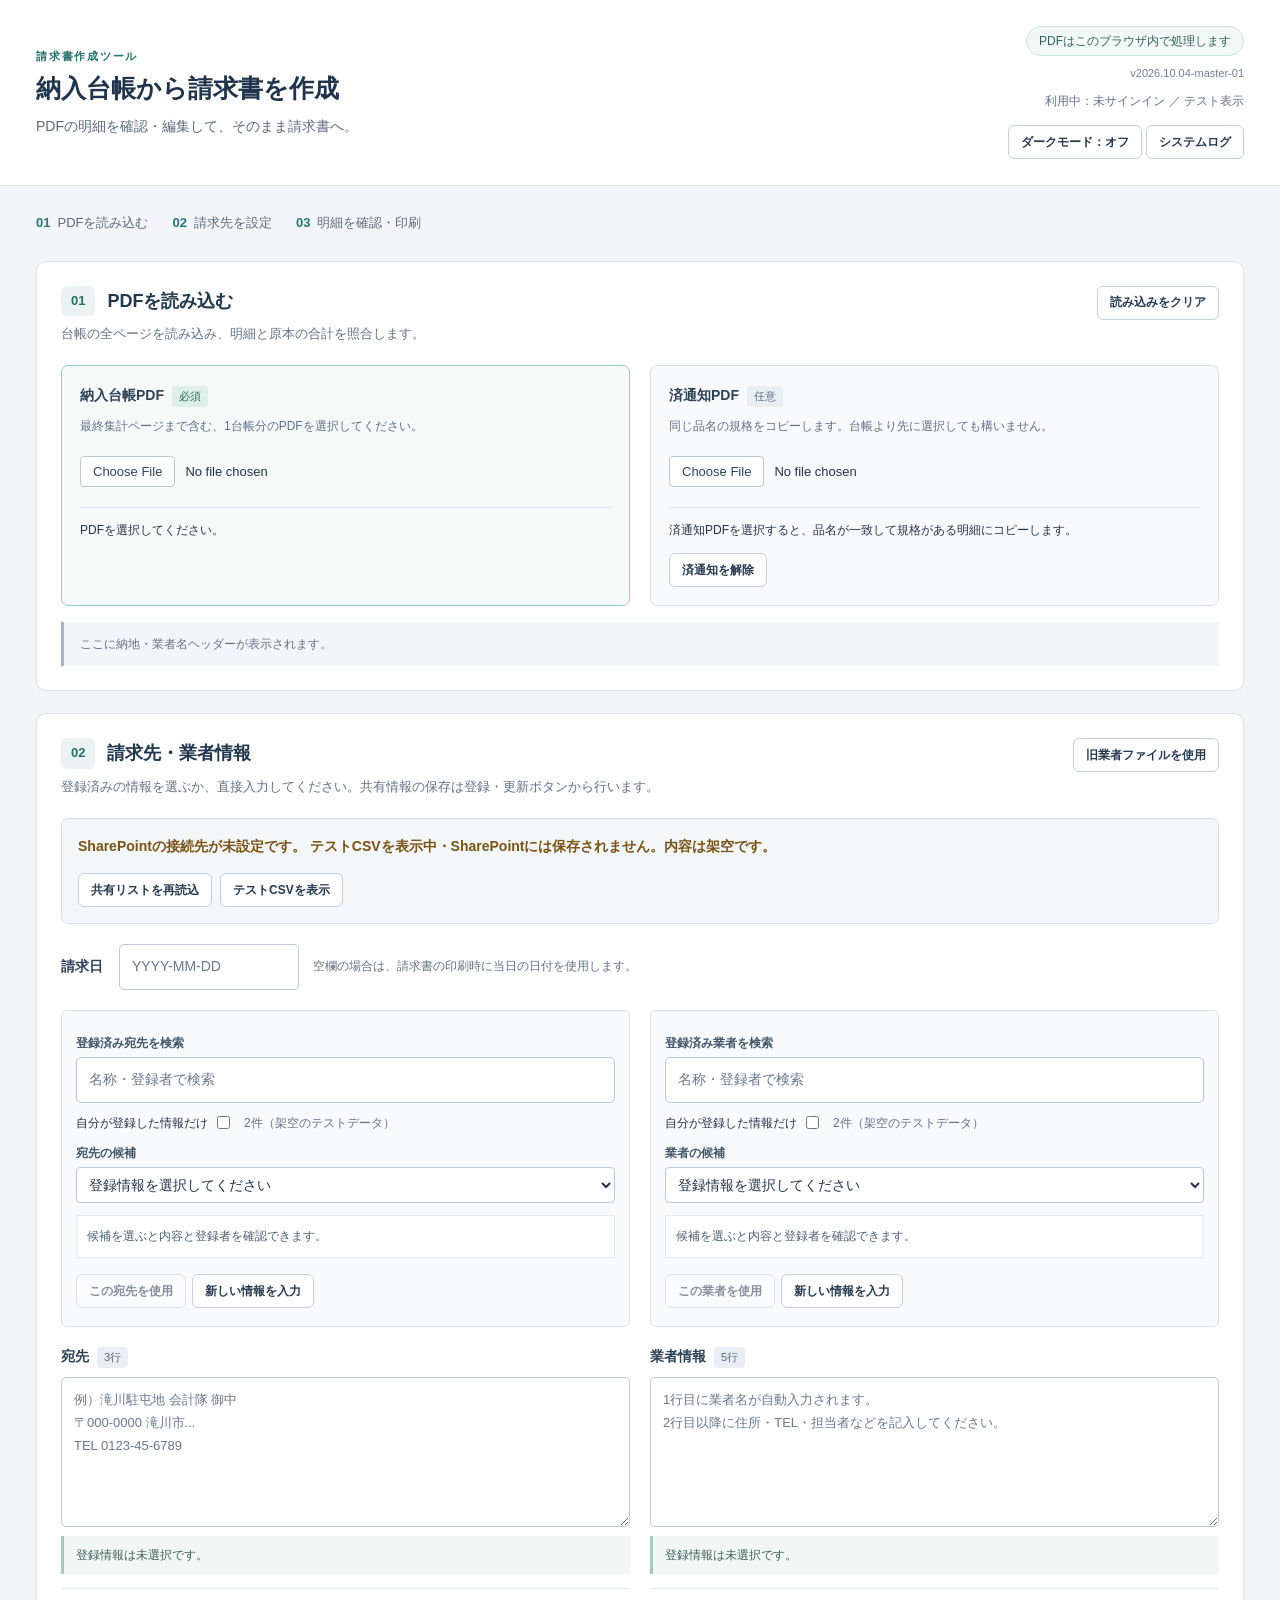
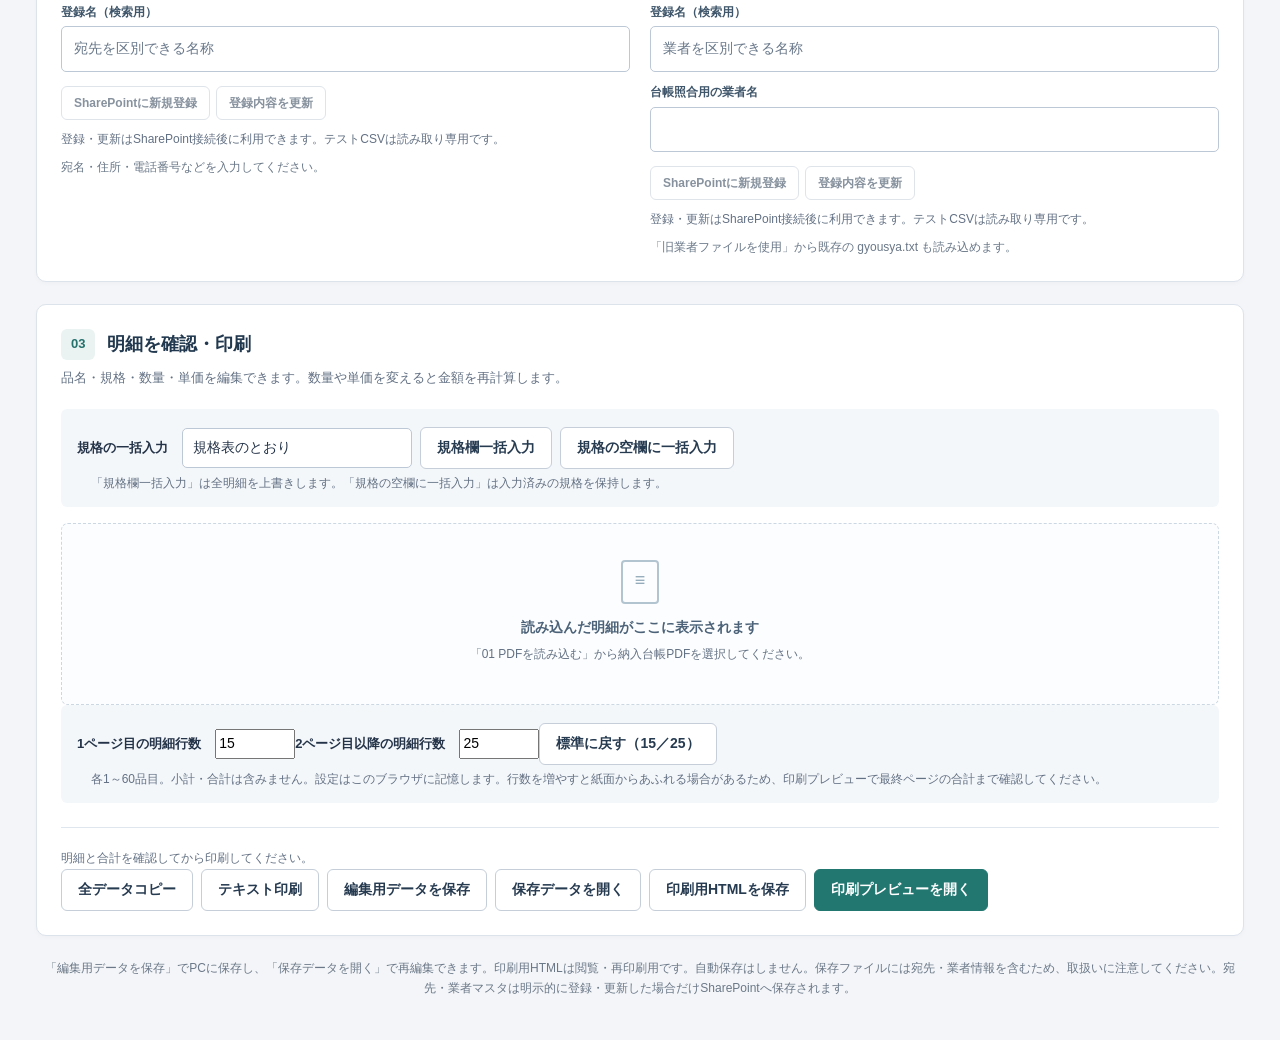
<file: index.html>
<!doctype html>
<html lang="ja">
<head>
  <meta charset="UTF-8">
  <meta http-equiv="X-UA-Compatible" content="IE=edge">
  <meta name="viewport" content="width=device-width, initial-scale=1">
  <title>納入台帳PDFから請求書作成</title>
  <script src="casks/theme.js"></script>
  <link rel="stylesheet" href="casks/app.css">
</head>
<body>
  <header class="app-header">
    <div class="header-inner">
      <div>
        <p class="eyebrow">請求書作成ツール</p>
        <h1>納入台帳から請求書を作成</h1>
        <p class="header-description">PDFの明細を確認・編集して、そのまま請求書へ。</p>
      </div>
      <div class="header-meta">
        <span class="privacy-label">PDFはこのブラウザ内で処理します</span>
        <div class="version-label" id="versionLabel">v2026.10.04-master-01</div>
        <div id="masterUser" class="small">利用中：未サインイン</div>
        <div class="theme-control">
          <button id="btnTheme" type="button" class="secondary-button" aria-label="ダークモード" aria-pressed="false">ダークモード：オフ</button>
          <button id="btnSystemLog" type="button" class="secondary-button" aria-expanded="false" aria-controls="systemLogPanel">システムログ</button>
        </div>
      </div>
    </div>
  </header>
  <main class="app-main">
    <section id="systemLogPanel" class="panel system-log" aria-labelledby="systemLogHeading" hidden>
      <div class="section-heading">
        <div>
          <h2 id="systemLogHeading">システムログ</h2>
          <p class="section-description">今回の起動時のSharePoint接続結果です。ログを開いても再接続しません。</p>
        </div>
        <button id="btnCloseSystemLog" type="button" class="secondary-button">ログを閉じる</button>
      </div>
      <ol id="systemLogEntries" class="system-log-entries" aria-live="polite" aria-relevant="additions"></ol>
      <p class="small">起動時の記録のみ表示します。画面を再読み込みすると、新しい起動ログに切り替わります。</p>
    </section>
    <ol class="steps" aria-label="請求書作成の手順">
      <li><span>01</span>PDFを読み込む</li>
      <li><span>02</span>請求先を設定</li>
      <li><span>03</span>明細を確認・印刷</li>
    </ol>
    <section class="panel" aria-labelledby="uploadHeading">
      <div class="section-heading">
        <div>
          <div class="heading-title"><span class="step-number" aria-hidden="true">01</span><h2 id="uploadHeading">PDFを読み込む</h2></div>
          <p class="section-description">台帳の全ページを読み込み、明細と原本の合計を照合します。</p>
        </div>
        <button id="btnClear" type="button" class="secondary-button">読み込みをクリア</button>
      </div>
      <div class="two-columns">
        <div class="column">
          <div class="upload-box upload-box-primary">
            <label class="field-label" for="pdfInput">納入台帳PDF<span class="badge badge-required">必須</span></label>
            <p class="field-hint" id="pdfHint">最終集計ページまで含む、1台帳分のPDFを選択してください。</p>
            <input id="pdfInput" type="file" accept=".pdf,application/pdf" aria-describedby="pdfHint pdfStatus">
            <div id="pdfStatus" class="upload-status" role="status" aria-live="polite">PDFを選択してください。</div>
          </div>
        </div>
        <div class="column">
          <div class="upload-box">
            <label class="field-label" for="noticeInput">済通知PDF<span class="badge">任意</span></label>
            <p class="field-hint" id="noticeHint">同じ品名の規格をコピーします。台帳より先に選択しても構いません。</p>
            <input id="noticeInput" type="file" accept=".pdf,application/pdf" aria-describedby="noticeHint noticeStatus">
            <div id="noticeStatus" class="upload-status" role="status" aria-live="polite">済通知PDFを選択すると、品名が一致して規格がある明細にコピーします。</div>
            <div id="noticeDetails" class="small"></div>
            <button id="btnClearNotice" type="button" class="secondary-button">済通知を解除</button>
          </div>
        </div>
      </div>
      <section id="pdfLogPanel" hidden aria-labelledby="pdfLogTitle">
        <h3 id="pdfLogTitle">PDF取込エラーログ</h3>
        <p>直近10件を新しい順に表示します。この画面を閉じると消えます。</p>
        <textarea id="pdfErrorLog" readonly rows="9" style="width:100%;box-sizing:border-box" aria-label="PDF取込エラーの詳細"></textarea>
        <button type="button" id="savePdfLog">エラーログを保存（TXT）</button>
      </section>
      <div id="headerBox" class="small" aria-live="polite">ここに納地・業者名ヘッダーが表示されます。</div>
    </section>
    <section class="panel" aria-labelledby="addressHeading">
      <div class="section-heading">
        <div>
          <div class="heading-title"><span class="step-number" aria-hidden="true">02</span><h2 id="addressHeading">請求先・業者情報</h2></div>
          <p class="section-description">登録済みの情報を選ぶか、直接入力してください。共有情報の保存は登録・更新ボタンから行います。</p>
        </div>
        <button id="btnGyousya" type="button" class="secondary-button">旧業者ファイルを使用</button>
      </div>
      <div class="master-connection">
        <div id="masterStatus" role="status" aria-live="polite">宛先・業者の登録情報を確認しています…</div>
        <div class="master-connection-actions">
          <button id="masterReload" type="button" class="secondary-button">共有リストを再読込</button>
          <button id="masterTest" type="button" class="secondary-button">テストCSVを表示</button>
        </div>
      </div>
      <div id="dateBox" class="date-field">
        <label for="billDate" class="field-label">請求日</label>
        <input id="billDate" type="text" placeholder="YYYY-MM-DD" aria-describedby="dateHint">
        <span id="dateHint" class="small">空欄の場合は、請求書の印刷時に当日の日付を使用します。</span>
      </div>
      <div id="addressBox" class="two-columns">
        <div class="column">
          <div id="addressMaster" class="master-picker"></div>
          <label for="toText" class="field-label">宛先<span class="badge">3行</span></label>
          <textarea id="toText" rows="5" placeholder="例）滝川駐屯地 会計隊 御中&#10;〒000-0000 滝川市...&#10;TEL 0123-45-6789"></textarea>
          <div id="addressProvenance" class="master-provenance" aria-live="polite">登録情報は未選択です。</div>
          <div id="addressEditor" class="master-editor"></div>
          <span class="field-note">宛名・住所・電話番号などを入力してください。</span>
        </div>
        <div class="column">
          <div id="vendorMaster" class="master-picker"></div>
          <label for="vendorText" class="field-label">業者情報<span class="badge">5行</span></label>
          <textarea id="vendorText" rows="5" placeholder="1行目に業者名が自動入力されます。&#10;2行目以降に住所・TEL・担当者などを記入してください。"></textarea>
          <div id="vendorProvenance" class="master-provenance" aria-live="polite">登録情報は未選択です。</div>
          <div id="vendorEditor" class="master-editor"></div>
          <span class="field-note">「旧業者ファイルを使用」から既存の gyousya.txt も読み込めます。</span>
        </div>
      </div>
    </section>
    <section class="panel" aria-labelledby="detailsHeading">
      <div class="section-heading">
        <div>
          <div class="heading-title"><span class="step-number" aria-hidden="true">03</span><h2 id="detailsHeading">明細を確認・印刷</h2></div>
          <p class="section-description">品名・規格・数量・単価を編集できます。数量や単価を変えると金額を再計算します。</p>
        </div>
      </div>
      <div class="bulk-toolbar">
        <label for="bulkSpecText">規格の一括入力</label>
        <input id="bulkSpecText" type="text" value="規格表のとおり" placeholder="全明細に設定する規格" aria-describedby="bulkHint">
        <button id="btnBulkSpec" type="button">規格欄一括入力</button>
        <button id="btnBulkSpecEmpty" type="button">規格の空欄に一括入力</button>
        <span id="bulkHint" class="small">「規格欄一括入力」は全明細を上書きします。「規格の空欄に一括入力」は入力済みの規格を保持します。</span>
      </div>
      <div id="summary" class="small" role="status" aria-live="polite"></div>
      <div id="result" role="region" aria-label="請求明細（横にスクロールできます）" tabindex="0"></div>
      <div class="empty-state">
        <div class="empty-symbol" aria-hidden="true">≡</div>
        <p class="empty-title">読み込んだ明細がここに表示されます</p>
        <p class="small">「01 PDFを読み込む」から納入台帳PDFを選択してください。</p>
      </div>
      <div id="sumBox"></div>
      <div class="bulk-toolbar" aria-label="印刷行数の設定">
        <label for="printFirstRows">1ページ目の明細行数</label>
        <input id="printFirstRows" type="number" min="1" max="60" step="1" value="15" style="width:80px" aria-describedby="printRowsHint">
        <label for="printLaterRows">2ページ目以降の明細行数</label>
        <input id="printLaterRows" type="number" min="1" max="60" step="1" value="25" style="width:80px" aria-describedby="printRowsHint">
        <button id="btnResetPrintRows" type="button">標準に戻す（15／25）</button>
        <span id="printRowsHint" class="small">各1～60品目。小計・合計は含みません。設定はこのブラウザに記憶します。行数を増やすと紙面からあふれる場合があるため、印刷プレビューで最終ページの合計まで確認してください。</span>
      </div>
      <div class="output-bar">
        <p class="output-note">明細と合計を確認してから印刷してください。</p>
        <div class="output-actions">
          <button id="btnCopyAll" type="button">全データコピー</button>
          <button id="btnPrintText" type="button">テキスト印刷</button>
          <button id="btnSaveDraft" type="button">編集用データを保存</button>
          <button id="btnLoadDraft" type="button">保存データを開く</button>
          <input id="invoiceDraftInput" type="file" accept=".json,application/json" hidden>
          <button id="btnSaveInvoice" type="button">印刷用HTMLを保存</button>
          <button id="btnPrint" type="button" class="primary-button">印刷プレビューを開く</button>
        </div>
      </div>
      <span id="copyMsg" class="small" role="status" aria-live="polite"></span>
    </section>
    <p class="page-footer">「編集用データを保存」でPCに保存し、「保存データを開く」で再編集できます。印刷用HTMLは閲覧・再印刷用です。自動保存はしません。保存ファイルには宛先・業者情報を含むため、取扱いに注意してください。宛先・業者マスタは明示的に登録・更新した場合だけSharePointへ保存されます。</p>
  </main>

  <script src="vendor/pdfjs/pdf.js"></script>
  <script src="casks/ledger_pdf_parser.js?v=20261106-log"></script>
  <script src="casks/notice_pdf_parser.js?v=20261106-log"></script>

   <!-- ★ここから追加★ 業者マスタ（gyousya.js）読込 ★ -->
  <script src="casks/gyousya.js"></script>
  <!-- ★ここまで追加★ -->

  <!-- 印刷用スクリプト -->
  <script src="casks/print.js?v=20261110"></script>

<script>
// 納入台帳テキスト解析 メイン側 v2025.11.23-paste-13

var VERSION_TEXT = '納入台帳PDF 請求書作成 v2026.10.04-master-01';
var invoiceTaxPercent = 8;

// コピー用保持
var lastHeaderText  = '';
var lastDetailsText = '';
var lastSummaryText = '';
var currentRows     = []; // {vendor,no,name,spec,unit,qty,price,amount,note}

// サマリ（原本値＋計算値）保持
var originalSummary = null;

// -------------------- 数値・文字列ユーティリティ --------------------

// 計算用パース（カンマ・¥・\ を除去）
function parseNumberForCalc(val) {
  if (val === null || val === undefined) return NaN;
  var s = String(val);
  s = s.replace(/[¥\\,]/g, '');
  s = s.replace(/^\s+|\s+$/g, '');
  if (!s) return NaN;
  var num = parseFloat(s);
  if (isNaN(num)) return NaN;
  return num;
}

// 3桁カンマ＋小数2桁
function formatAmount(val) {
  var num = parseFloat(val);
  if (isNaN(num)) return '';
  var fixed = num.toFixed(2);
  var parts = fixed.split('.');
  var intPart = parts[0];
  var decPart = parts[1];
  var re = /(\d+)(\d{3})/;
  while (re.test(intPart)) {
    intPart = intPart.replace(re, '$1' + ',' + '$2');
  }
  return intPart + '.' + decPart;
}

// 3桁カンマ・整数
function formatInt(val) {
  var num = parseInt(Math.floor(val), 10);
  if (isNaN(num)) return '';
  var s = String(num);
  var re = /(\d+)(\d{3})/;
  while (re.test(s)) {
    s = s.replace(re, '$1' + ',' + '$2');
  }
  return s;
}

// yyyy-mm-dd → yyyy/mm/dd
function formatDateForCopy(val) {
  if (!val) return '';
  var p = String(val).split('-');
  if (p.length === 3) {
    return p[0] + '/' + p[1] + '/' + p[2];
  }
  return val;
}

// 業者名行から「納地」「業者名」を分離
// 例: "滝川駐屯地株式会社くみあい食品" → site="滝川駐屯地", vendor="株式会社くみあい食品"
function splitVendorFull(full) {
  var s = (full || '').replace(/^\s+|\s+$/g, '');
  if (!s) {
    return { site: '', vendor: '' };
  }
  var forms = ['株式会社', '有限会社', '合名会社', '合資会社', '合同会社'];
  var i, form, idx;
  for (i = 0; i < forms.length; i++) {
    form = forms[i];
    idx = s.indexOf(form);
    if (idx > 0) {
      return {
        site: s.substring(0, idx),
        vendor: s.substring(idx)
      };
    }
  }
  return { site: '', vendor: s };
}

// 備考マーク操作
function addNoteMark(row, mark) {
  if (!row.note) row.note = '';
  if (row.note.indexOf(mark) === -1) {
    row.note += mark;
  }
}
function removeNoteMark(row, mark) {
  if (!row.note) return;
  var chars = row.note.split('');
  var filtered = [];
  var i;
  for (i = 0; i < chars.length; i++) {
    if (chars[i] !== mark) {
      filtered.push(chars[i]);
    }
  }
  row.note = filtered.join('');
}

// 行ごとの「計算OK（<）」判定
function applyCalcMark(row) {
  var q = parseNumberForCalc(row.qty);
  var p = parseNumberForCalc(row.price);
  var a = parseNumberForCalc(row.amount);
  if (!isNaN(q) && !isNaN(p) && !isNaN(a)) {
    var expected = q * p;
    if (Math.abs(a - expected) < 0.5) {
      addNoteMark(row, '<');
    } else {
      removeNoteMark(row, '<');
    }
  } else {
    removeNoteMark(row, '<');
  }
}

// 備考セルをDOM側で更新
function updateRowNoteCell(rowIndex) {
  var cell = document.querySelector('td[data-note-index="' + rowIndex + '"]');
  if (cell && currentRows[rowIndex]) {
    cell.textContent = currentRows[rowIndex].note || '';
  }
}

// 金額セルをDOM側で更新
function updateRowAmountCell(rowIndex) {
  var cell = document.querySelector('td[data-amount-index="' + rowIndex + '"]');
  if (cell && currentRows[rowIndex]) {
    cell.textContent = currentRows[rowIndex].amount || '';
  }
}

// -------------------- 明細TSV 再構築 --------------------

function rebuildDetailsText() {
  if (!currentRows || !currentRows.length) {
    lastDetailsText = '';
    return;
  }
  var linesOut = [];
  linesOut.push('No\t品名\t規格\t単位\t合計数量\t契約単価\t金額\t備考');
  var r, rr, lineOut;
  for (r = 0; r < currentRows.length; r++) {
    rr = currentRows[r];
    lineOut = [
      rr.no   || '',
      rr.name || '',
      rr.spec || '',
      rr.unit || '',
      rr.qty  || '',
      rr.price || '',
      rr.amount || '',
      rr.note || ''
    ].map(function (value) { return String(value).replace(/[\t\r\n]+/g, ' '); }).join('\t');
    linesOut.push(lineOut);
  }
  lastDetailsText = linesOut.join('\n');
}

// -------------------- サマリ表示＆再計算 --------------------

// サマリ表示の共通処理
function displaySummary(summary) {
  var sumBox = document.getElementById('sumBox');
  if (!summary || !(summary.base || summary.tax || summary.total || summary.calcBaseStr)) {
    sumBox.textContent = '';
    lastSummaryText = '';
    return;
  }

  var sText = '';

  // ① 金額の合計行
  if (summary.calcBaseStr) {
    sText += '金額の合計:' + summary.calcBaseStr;
    if (summary.baseCheckMark) {
      sText += summary.baseCheckMark; // 一致していれば "<"
    }
    sText += '\n';
  }

  // ② [最終ページ集計] ブロック
  sText += '[最終ページ集計]\n';
  if (summary.base) {
    sText += '課税対象額: ' + summary.base + '\n';
  }
  if (summary.tax) {
    sText += '消費税: ' + summary.tax + '\n';
  }
  if (summary.total) {
    sText += '合計: ' + summary.total + '\n';
  }

  sumBox.textContent = sText;
  lastSummaryText = sText;
}

// 金額合計から課税対象額・消費税・合計を再計算（再計算版）
function recalcTotalsFromRows() {
  if (!currentRows || !currentRows.length) {
    displaySummary({ base: '', tax: '', total: '', calcBaseStr: '' });
    return;
  }
  var sum = 0;
  var i, a;
  for (i = 0; i < currentRows.length; i++) {
    a = parseNumberForCalc(currentRows[i].amount);
    if (!isNaN(a)) {
      sum += a;
    }
  }
  var baseNum = sum;
  var taxNum  = Math.floor(baseNum * invoiceTaxPercent / 100 + 1e-6);
  var totalNum = Math.round((baseNum + taxNum) * 100) / 100;

  var summaryNew = {
    base:  formatAmount(baseNum),
    tax:   formatInt(taxNum),
    total: formatAmount(totalNum),
    calcBaseStr: formatAmount(baseNum),
    baseCheckMark: '' // 再計算時は "<" 判定は行わない（原本比較ではないため）
  };
  displaySummary(summaryNew);
}

// 1行の数量・単価変更に伴う金額＆サマリ再計算
function recalcRowAndTotals(rowIndex) {
  var row = currentRows[rowIndex];
  if (!row) return;

  var q = parseNumberForCalc(row.qty);
  var p = parseNumberForCalc(row.price);

  if (!isNaN(q) && !isNaN(p)) {
    var newAmountVal = q * p;
    row.amount = formatAmount(newAmountVal);
    updateRowAmountCell(rowIndex);

    addNoteMark(row, '@'); // 数量 or 単価を変更した行
    applyCalcMark(row);    // "<" マークの再判定
  } else {
    row.amount = '';
    updateRowAmountCell(rowIndex);
    removeNoteMark(row, '<');
  }
  updateRowNoteCell(rowIndex);
  rebuildDetailsText();
  recalcTotalsFromRows();
}

// -------------------- ヘッダー＋宛先用テキストの組み立て --------------------

function buildAllDataText() {
  var combined = VERSION_TEXT + '\n\n';

  // 日付
  var billDate = document.getElementById('billDate');
  var billDateVal = billDate ? (billDate.value || '') : '';
  if (billDateVal) {
    combined += '日付: ' + formatDateForCopy(billDateVal) + '\n\n';
  } else {
    combined += '日付:\n\n';
  }

  // 宛先・業者名
  var toText    = document.getElementById('toText');
  var vendorText = document.getElementById('vendorText');
  var toVal     = toText ? (toText.value || '') : '';
  var vendorVal = vendorText ? (vendorText.value || '') : '';

  combined += '宛先:\n' + (toVal ? toVal + '\n\n' : '\n\n');
  combined += '業者名:\n' + (vendorVal ? vendorVal + '\n\n' : '\n\n');

  // 納地・業者名ヘッダー
  if (lastHeaderText) {
    combined += lastHeaderText + '\n\n';
  }

  // 明細
  if (lastDetailsText) {
    combined += lastDetailsText + '\n\n';
  }

  // 最終ページ集計
  if (lastSummaryText) {
    combined += lastSummaryText + '\n';
  }

  return combined;
}

// -------------------- 描画 --------------------

function renderTable(rows, summary) {
  var resultDiv   = document.getElementById('result');
  var summaryDiv  = document.getElementById('summary');
  var headerBox   = document.getElementById('headerBox');
  var copyMsgSpan = document.getElementById('copyMsg');
  var vendorTA    = document.getElementById('vendorText');

  resultDiv.innerHTML   = '';
  summaryDiv.innerHTML  = '';
  headerBox.innerHTML   = 'ここに納地・業者名ヘッダーが表示されます。';
  document.getElementById('sumBox').innerHTML = '';
  copyMsgSpan.innerHTML = '';

  lastHeaderText  = '';
  lastDetailsText = '';
  lastSummaryText = '';
  currentRows     = [];
  invoiceTaxPercent = summary && summary.taxPercent === 10 ? 10 : 8;
  originalSummary = summary || { base:'',tax:'',total:'',calcBaseStr:'',baseCheckMark:'' };

  if (!rows || !rows.length) {
    summaryDiv.innerHTML = '抽出された明細はありません。';
    return;
  }

  currentRows = rows; // グローバルに保持

  // 原本金額を保持したまま検算する。
  var idx;
  for (idx = 0; idx < currentRows.length; idx++) {
    // 計算OKなら備考に "<" を付与
    applyCalcMark(currentRows[idx]);
  }
  // ★ここまで差し替え★

  // 業者名一覧
  var vendorMap = {};
  var v;
  for (idx = 0; idx < rows.length; idx++) {
    v = rows[idx].vendor || '';
    if (v) {
      vendorMap[v] = true;
    }
  }
  var vendorList = [];
  for (var key in vendorMap) {
    if (vendorMap.hasOwnProperty(key)) {
      vendorList.push(key);
    }
  }

  if (vendorList.length === 0) {
    headerBox.textContent = '納地: （不明）\n業者名: （検出なし）';
    lastHeaderText = '納地: （不明）\n業者名: （検出なし）';
  } else if (vendorList.length === 1) {
    var fullVendor = vendorList[0];
    var sv = rows[0].site && rows[0].vendorName ?
      { site: rows[0].site, vendor: rows[0].vendorName } : splitVendorFull(fullVendor);
    var hLines = [];
    if (sv.site) {
      hLines.push('納地: ' + sv.site);
    }
    hLines.push('業者名: ' + (sv.vendor || fullVendor));
    var headerText = hLines.join('\n');
    headerBox.textContent = headerText;
    lastHeaderText = headerText;

    // 業者名テキストボックスの1行目に業者名をセット（2行目以降は保持）
    if (vendorTA) {
      var lines = ['','','','',''];
      if (lines.length < 5) {
        while (lines.length < 5) lines.push('');
      }
      lines[0] = (sv.vendor || fullVendor);
      vendorTA.value = lines.join('\n');
      if (window.invoiceMasterChanged) window.invoiceMasterChanged('vendor');
    }
  } else {
    var headerTextMulti = '業者名（' + vendorList.length + '件）:\n' + vendorList.join('\n');
    headerBox.textContent = headerTextMulti;
    lastHeaderText = headerTextMulti;
    // vendorText は自動設定しない
  }

  // 明細テーブル描画（品名・単位・数量・単価は編集可、金額は自動、備考付き）
  var table = document.createElement('table');
  var thead = document.createElement('thead');
  var trh   = document.createElement('tr');
  var headers = ['No', '品名', '規格', '単位', '合計数量', '契約単価', '金額', '備考'];

  for (idx = 0; idx < headers.length; idx++) {
    var th = document.createElement('th');
    th.appendChild(document.createTextNode(headers[idx]));
    trh.appendChild(th);
  }
  thead.appendChild(trh);
  table.appendChild(thead);

  var tbody = document.createElement('tbody');
  var r, row, tr;

  for (r = 0; r < rows.length; r++) {
    row = rows[r];
    tr  = document.createElement('tr');

    // No（固定表示）
    var tdNo = document.createElement('td');
    tdNo.appendChild(document.createTextNode(row.no || ''));
    tr.appendChild(tdNo);

    // 品名（編集可）
    var tdName = document.createElement('td');
    var nameInput = document.createElement('input');
    nameInput.type = 'text';
    nameInput.className = 'name-input';
    nameInput.value = row.name || '';
    nameInput.setAttribute('data-row-index', String(r));
    nameInput.oninput = function() {
      var idxStr = this.getAttribute('data-row-index');
      var idxNum = parseInt(idxStr, 10);
      if (!isNaN(idxNum) && currentRows[idxNum]) {
        currentRows[idxNum].name = this.value;
        addNoteMark(currentRows[idxNum], '*'); // 品名修正
        updateRowNoteCell(idxNum);
        rebuildDetailsText();
        if (window.applyNoticeSpecifications) window.applyNoticeSpecifications();
      }
    };
    tdName.appendChild(nameInput);
    tr.appendChild(tdName);

    // 規格（編集可）
    var tdSpec = document.createElement('td');
    var specInput = document.createElement('textarea');
    specInput.rows = 2;
    specInput.className = 'spec-input';
    specInput.value = row.spec || '';
    specInput.setAttribute('data-row-index', String(r));
    specInput.oninput = function() {
      var idxStr = this.getAttribute('data-row-index');
      var idxNum = parseInt(idxStr, 10);
      if (!isNaN(idxNum) && currentRows[idxNum]) {
        currentRows[idxNum].spec = this.value;
        currentRows[idxNum]._specManual = true;
        this.title = this.value;
        rebuildDetailsText();
      }
    };
    tdSpec.appendChild(specInput);
    tr.appendChild(tdSpec);

    // 単位（編集可）
    var tdUnit = document.createElement('td');
    var unitInput = document.createElement('input');
    unitInput.type = 'text';
    unitInput.className = 'unit-input';
    unitInput.value = row.unit || '';
    unitInput.setAttribute('data-row-index', String(r));
    unitInput.oninput = function() {
      var idxStr = this.getAttribute('data-row-index');
      var idxNum = parseInt(idxStr, 10);
      if (!isNaN(idxNum) && currentRows[idxNum]) {
        currentRows[idxNum].unit = this.value;
        addNoteMark(currentRows[idxNum], '*'); // 単位修正
        updateRowNoteCell(idxNum);
        rebuildDetailsText();
      }
    };
    tdUnit.appendChild(unitInput);
    tr.appendChild(tdUnit);

    // 合計数量（編集可）
    var tdQty = document.createElement('td');
    var qtyInput = document.createElement('input');
    qtyInput.type = 'text';
    qtyInput.className = 'qty-input';
    qtyInput.value = row.qty || '';
    qtyInput.setAttribute('data-row-index', String(r));
    qtyInput.oninput = function() {
      var idxStr = this.getAttribute('data-row-index');
      var idxNum = parseInt(idxStr, 10);
      if (!isNaN(idxNum) && currentRows[idxNum]) {
        currentRows[idxNum].qty = this.value;
        recalcRowAndTotals(idxNum); // 数量変更 → 金額＆集計再計算
      }
    };
    tdQty.appendChild(qtyInput);
    tr.appendChild(tdQty);

    // 契約単価（編集可）
    var tdPrice = document.createElement('td');
    var priceInput = document.createElement('input');
    priceInput.type = 'text';
    priceInput.className = 'price-input';
    priceInput.value = row.price || '';
    priceInput.setAttribute('data-row-index', String(r));
    priceInput.oninput = function() {
      var idxStr = this.getAttribute('data-row-index');
      var idxNum = parseInt(idxStr, 10);
      if (!isNaN(idxNum) && currentRows[idxNum]) {
        currentRows[idxNum].price = this.value;
        recalcRowAndTotals(idxNum); // 単価変更 → 金額＆集計再計算
      }
    };
    tdPrice.appendChild(priceInput);
    tr.appendChild(tdPrice);

    // 金額（自動計算表示のみ）
    var tdAmount = document.createElement('td');
    tdAmount.style.textAlign = 'right';
    tdAmount.setAttribute('data-amount-index', String(r));
    tdAmount.appendChild(document.createTextNode(row.amount || ''));
    tr.appendChild(tdAmount);

    // 備考
    var tdNote = document.createElement('td');
    tdNote.setAttribute('data-note-index', String(r));
    tdNote.appendChild(document.createTextNode(row.note || ''));
    tr.appendChild(tdNote);

    tbody.appendChild(tr);
  }
  table.appendChild(tbody);
  resultDiv.appendChild(table);

  summaryDiv.innerHTML = '抽出明細件数: ' + rows.length + ' 件';

  // サマリ（初期表示は原本値＋金額合計）
  displaySummary(originalSummary);

  // 明細TSV再構築（備考列込み）
  rebuildDetailsText();
}

// -------------------- コピー --------------------

function fallbackCopy(text) {
  var ta = document.createElement('textarea');
  ta.value = text;
  ta.style.position = 'fixed';
  ta.style.left = '-1000px';
  ta.style.top  = '-1000px';
  document.body.appendChild(ta);
  ta.select();
  try {
    document.execCommand('copy');
  } catch (e) {
    // 旧ブラウザ用フォールバック
  }
  document.body.removeChild(ta);
}

function copyTextToClipboard(text, label) {
  var msgSpan = document.getElementById('copyMsg');
  if (!text) {
    msgSpan.innerHTML = label + '用のデータがありません。';
    return;
  }

  if (navigator.clipboard && navigator.clipboard.writeText) {
    navigator.clipboard.writeText(text).then(function () {
      msgSpan.innerHTML = label + 'をコピーしました。';
    }, function () {
      fallbackCopy(text);
      msgSpan.innerHTML = label + 'をコピーしました。（旧方式）';
    });
  } else {
    fallbackCopy(text);
    msgSpan.innerHTML = label + 'をコピーしました。';
  }
}

// -------------------- 自動解析イベント --------------------

(function() {
  var btnClear     = document.getElementById('btnClear');
  var btnCopyAll   = document.getElementById('btnCopyAll');

  // ★これを追加★
  var btnPrintText = document.getElementById('btnPrintText');
  // ★ここまで追加★

  var btnPrint     = document.getElementById('btnPrint');
  var bulkSpecText = document.getElementById('bulkSpecText');
  var btnBulkSpec  = document.getElementById('btnBulkSpec');
  var btnBulkSpecEmpty = document.getElementById('btnBulkSpecEmpty');

  // ★これを追加★
  var btnGyousya   = document.getElementById('btnGyousya');
  // ★ここまで追加★

  var toText       = document.getElementById('toText');
  var vendorText   = document.getElementById('vendorText');
  var billDate     = document.getElementById('billDate');

  btnClear.onclick = function() {
  if (window.cancelPdfLoad) window.cancelPdfLoad();
  if (window.clearNoticePdf) window.clearNoticePdf();
  document.getElementById('pdfInput').value = '';
  document.getElementById('pdfStatus').textContent = 'PDFを選択してください。';
  document.getElementById('vendorText').value = '';
  if (window.invoiceMasterChanged) window.invoiceMasterChanged('vendor');
  document.getElementById('result').innerHTML   = '';
  document.getElementById('summary').innerHTML  = '';
  document.getElementById('headerBox').innerHTML = 'ここに納地・業者名ヘッダーが表示されます。';
  document.getElementById('sumBox').innerHTML   = '';
  document.getElementById('copyMsg').innerHTML  = '';
  bulkSpecText.value = bulkSpecText.defaultValue;

  // ★ここでは日付・宛先・業者名はクリアしない
  // dateInput.value = '';
  // atenaText.value = '';
  // vendorText.value = '';

  lastHeaderText  = '';
  lastDetailsText = '';
  lastSummaryText = '';
  currentRows     = [];
  originalSummary = null;
  lastAllDataText = '';
};


  // 規格欄 一括入力（全明細／空欄のみ）
  function applyBulkSpecification(onlyEmpty) {
    var v = bulkSpecText.value || '';
    if (!currentRows || !currentRows.length) {
      document.getElementById('copyMsg').textContent = '明細がないため規格一括入力は行われません。';
      return;
    }
    if (onlyEmpty && !/\S/.test(v)) {
      document.getElementById('copyMsg').textContent = '一括入力する規格を入力してください。';
      return;
    }
    var inputs = document.getElementsByClassName('spec-input');
    var i, changed = 0;
    for (i = 0; i < currentRows.length; i++) {
      if (onlyEmpty && /\S/.test(currentRows[i].spec || '')) continue;
      currentRows[i].spec = v;
      currentRows[i]._specManual = true;
      if (inputs[i]) { inputs[i].value = v; inputs[i].title = v; }
      changed++;
    }
    rebuildDetailsText();
    document.getElementById('copyMsg').textContent = onlyEmpty ?
      (changed ? '空欄の規格 ' + changed + '件に一括入力しました。' : '規格が空欄の明細はありません。') :
      '規格欄 ' + changed + '件を一括入力しました。';
  }
  btnBulkSpec.onclick = function () { applyBulkSpecification(false); };
  btnBulkSpecEmpty.onclick = function () { applyBulkSpecification(true); };

  // 全データコピー（バージョン＋日付＋宛先＋業者名＋ヘッダー＋明細＋最終ページ集計）
  btnCopyAll.onclick = function() {
    if (!validateInvoice()) return;
    var combined = buildAllDataText();
    copyTextToClipboard(combined, '全データ');
  };

  // ★これを追加★
  // テキスト印刷：全データコピーと同じ内容をプレーンテキストで印刷プレビュー
  btnPrintText.onclick = function() {
    if (!validateInvoice()) return;
    var combined = buildAllDataText();
    if (!combined) {
      alert('印刷するデータがありません。');
      return;
    }

    // 新しいウィンドウでテキストを表示して印刷
    var w = window.open('', '_blank');
    if (!w) {
      alert('ポップアップがブロックされました。ブラウザの設定を確認してください。');
      return;
    }

    // テキストをHTMLとして安全に出すためにエスケープ
    var escaped = combined
      .replace(/&/g, '&amp;')
      .replace(/</g, '&lt;')
      .replace(/>/g, '&gt;');

    w.document.open();
    w.document.write(
      '<!doctype html>' +
      '<html lang="ja">' +
      '<head>' +
      '<meta charset="UTF-8">' +
      '<title>テキスト印刷</title>' +
      '</head>' +
      '<body>' +
      '<pre style="font-family: monospace; font-size: 12px; white-space: pre-wrap; margin: 20px;">' +
      escaped +
      '</pre>' +
      '<script>window.onload=function(){window.print();};<\/script>' +
      '</body>' +
      '</html>'
    );
    w.document.close();
  };
  // ★ここまで追加★



  // 印刷（print.js 側の printLedgerData を利用）
  btnPrint.onclick = function() {
    if (!validateInvoice()) return;
    var combined = buildAllDataText();
    if (window.printLedgerData) {
      window.printLedgerData(combined);
    } else {
      alert('print.js が読み込まれていません。');
    }
  };

  document.getElementById('btnSaveInvoice').onclick = function () {
    if (!validateInvoice()) return;
    window.saveLedgerInvoice(buildAllDataText());
  };


 // ★ここから追加：業者名等反映ボタン★
  if (btnGyousya) {
    btnGyousya.onclick = function () {
  var headerBox = document.getElementById('headerBox');
  var headerText = headerBox ? (headerBox.textContent || '') : '';

  if (!headerText) {
    alert('ヘッダー情報がありません。先に納入台帳PDFを読み込んでください。');
    return;
  }

  if (window.applyGyousyaFromHeader) {
    window.applyGyousyaFromHeader(headerText, 'toText', 'vendorText');
  } else {
    alert('gyousya.js が読み込まれていません。');
  }
};
  }
  // ★ここまで追加★



})();
</script>
<script src="casks/pdf_file_reader.js?v=20261106-log"></script>
<script src="casks/pdf_input.js?v=20261106-log"></script>
<script src="casks/sharepoint-config.js"></script>
<script src="casks/master_data.js"></script>
<script src="casks/sharepoint_intranet.js"></script>
<script src="casks/sharepoint_client.js"></script>
<script src="casks/master_ui.js"></script>
<script src="casks/invoice_draft.js?v=20261106"></script>
</body>
</html>
</file>
<file: casks/app.css>
/* ES5 / IE11向けの画面にも使える、ビルド不要のスタイル。 */
* { box-sizing: border-box; }
body { margin: 0; background: #f3f5f8; color: #243348; font-family: "Yu Gothic", Meiryo, "Segoe UI", sans-serif; font-size: 14px; line-height: 1.7; }
button, input, textarea, select { font: inherit; }
[hidden] { display: none !important; }
button, input, textarea, a { -webkit-tap-highlight-color: transparent; }
button { min-height: 40px; padding: 8px 16px; border: 1px solid #c5ced9; border-radius: 6px; background: #fff; color: #263a50; font-weight: bold; cursor: pointer; }
button:hover { background: #eef3f7; border-color: #8a9db0; }
button:disabled { opacity: .55; cursor: default; }
button:focus, input:focus, textarea:focus, select:focus, [tabindex]:focus { outline: 3px solid #82b8d2; outline-offset: 2px; }
input[type="text"], textarea { border: 1px solid #bcc8d5; border-radius: 5px; padding: 10px 12px; background: #fff; color: #243348; }
input[type="text"]:focus, textarea:focus { border-color: #237e7b; }
textarea { resize: vertical; }
input::placeholder, textarea::placeholder { color: #69788a; opacity: 1; }
.app-header { background: #fff; border-bottom: 1px solid #dce3eb; }
.header-inner, .app-main { max-width: 1440px; margin: 0 auto; padding: 26px 36px; }
.header-inner { display: flex; justify-content: space-between; align-items: center; }
.eyebrow { margin: 0 0 5px; color: #26716e; font-size: 11px; font-weight: bold; letter-spacing: .16em; }
h1 { margin: 0; color: #20354c; font-size: 25px; line-height: 1.5; }
.header-description { margin: 7px 0 0; color: #5a697a; }
.header-meta { text-align: right; margin-left: 24px; flex-shrink: 0; }
.privacy-label { display: inline-block; border: 1px solid #cde4dc; border-radius: 20px; padding: 4px 12px; color: #326359; background: #f1f8f5; font-size: 12px; }
.version-label { margin-top: 8px; color: #718093; font-size: 11px; }
.theme-control { margin-top: 10px; }
.theme-control button { margin-top: 4px; }
.system-log-entries { list-style: none; padding: 0; margin: 0; }
.system-log-entries li { border-top: 1px solid #dce3eb; padding: 10px 0; overflow-wrap: break-word; }
.system-log-entries time { display: block; font-variant-numeric: tabular-nums; }
.steps { display: flex; flex-wrap: wrap; list-style: none; margin: 0 0 22px; padding: 0; color: #5b6c7e; font-size: 13px; }
.steps li { margin: 0 24px 4px 0; }
.steps span { color: #257975; font-weight: bold; margin-right: 7px; }
.panel { background: #fff; border: 1px solid #dce3eb; border-radius: 10px; padding: 24px; margin-bottom: 22px; box-shadow: 0 2px 5px rgba(31, 51, 73, .025); }
.section-heading { display: flex; justify-content: space-between; align-items: flex-start; margin-bottom: 20px; }
.heading-title { display: flex; align-items: center; }
.step-number { display: inline-block; background: #eaf3f2; color: #25716c; border-radius: 6px; font-size: 13px; font-weight: bold; padding: 4px 10px; margin-right: 12px; }
h2 { margin: 0; font-size: 18px; color: #21384e; }
.section-description { margin: 7px 0 0; color: #637184; font-size: 13px; }
.small { font-size: 12px; color: #637184; }
.secondary-button { font-size: 12px; min-height: 34px; padding: 5px 12px; }
.two-columns { display: flex; margin: 0 -10px; }
.two-columns > .column { width: 50%; min-width: 0; padding: 0 10px; }
.upload-box { border: 1px solid #d7e0e9; background: #f8fafc; border-radius: 7px; padding: 18px; height: 100%; }
.upload-box-primary { border-color: #9ecbc4; background: #f5faf9; }
.field-label { display: block; color: #2d4156; font-weight: bold; margin-bottom: 8px; }
.badge { display: inline-block; margin-left: 8px; padding: 1px 7px; background: #e8eeF3; color: #576779; border-radius: 4px; font-size: 11px; font-weight: normal; vertical-align: middle; }
.badge-required { background: #deefea; color: #25645a; }
.field-hint { margin: 0 0 12px; color: #617185; font-size: 12px; }
#pdfInput, #noticeInput { display: block; width: 100%; max-width: 100%; padding: 8px 0; font-size: 13px; }
input[type="file"]::file-selector-button { border: 1px solid #bac8d4; border-radius: 4px; background: #fff; padding: 7px 12px; color: #30465d; margin-right: 10px; cursor: pointer; }
.upload-status { margin-top: 12px; padding-top: 12px; border-top: 1px solid #dce5e9; font-size: 12px; word-wrap: break-word; }
.upload-status[data-status="error"] { color: #a00000; }
.upload-status[data-status="success"] { color: #244b30; }
#noticeDetails { white-space: pre-line; word-wrap: break-word; }
#noticeDetails:empty { display: none; }
#btnClearNotice { margin-top: 12px; }
#headerBox { margin-top: 16px; padding: 12px 16px; background: #f3f6f9; border-left: 3px solid #a4b5c6; white-space: pre-line; word-wrap: break-word; }
.date-field { display: flex; align-items: center; flex-wrap: wrap; margin-bottom: 20px; }
.date-field .field-label { margin: 0 16px 0 0; }
#billDate { width: 180px; margin-right: 14px; }
#toText, #vendorText { display: block; width: 100%; min-height: 150px; font-size: 13px; line-height: 1.8; }
.field-note { display: block; margin-top: 7px; color: #6a7888; font-size: 12px; }
.bulk-toolbar { display: flex; align-items: center; flex-wrap: wrap; padding: 14px 16px; border-radius: 6px; background: #f4f7fa; margin-bottom: 16px; }
.bulk-toolbar label { font-size: 13px; font-weight: bold; margin-right: 14px; }
.bulk-toolbar button { margin: 4px 8px 4px 0; }
#bulkSpecText { width: 230px; max-width: 100%; margin-right: 8px; padding: 7px 10px; }
.bulk-toolbar .small { margin-left: 14px; }
#summary { margin-bottom: 10px; font-weight: bold; color: #426177; }
#summary:empty { display: none; }
#result { overflow-x: auto; }
#result:empty { display: none; }
.empty-state { text-align: center; padding: 36px 20px; border: 1px dashed #cbd7e2; border-radius: 7px; background: #fcfdfe; }
.empty-symbol { width: 38px; height: 44px; border: 2px solid #b3c4d1; border-radius: 4px; padding-top: 7px; margin: 0 auto 12px; color: #90a8b9; font-size: 18px; line-height: 1.3; }
.empty-state p { margin: 4px 0; }
.empty-title { color: #4b6278; font-weight: bold; }
#result:not(:empty) + .empty-state { display: none; }
table { border-collapse: collapse; width: 100%; min-width: 1080px; font-size: 12px; }
th, td { border: 1px solid #dce3eb; padding: 8px; vertical-align: top; }
th { background: #edf2f6; color: #445b70; font-size: 12px; font-weight: bold; text-align: left; white-space: nowrap; padding-top: 11px; padding-bottom: 11px; }
tbody tr:nth-child(even) { background: #f9fbfd; }
tbody tr:hover { background: #f0f7f6; }
th:first-child, td:first-child { width: 58px; text-align: center; }
th:nth-child(2) { width: 20%; }
th:nth-child(3) { width: 29%; }
th:nth-child(4) { width: 68px; }
th:nth-child(5), th:nth-child(6) { width: 110px; }
th:nth-child(7) { width: 120px; text-align: right; }
th:last-child { width: 62px; }
td:first-child, td:nth-child(7), td:last-child { padding-top: 15px; white-space: nowrap; }
.spec-input, .name-input, .unit-input, .qty-input, .price-input { width: 100%; min-width: 0; font-size: 13px; }
table input[type="text"], table textarea { padding: 6px 7px; border-color: #d3dce5; }
.spec-input { min-width: 240px; line-height: 1.6; resize: vertical; }
.name-input { min-width: 180px; }
.unit-input { text-align: center; }
.qty-input, .price-input { text-align: right; }
#sumBox { margin: 20px 0 0 auto; max-width: 400px; padding: 16px 20px; border: 1px solid #c7dfda; border-radius: 6px; background: #f0f8f5; color: #294e48; white-space: pre-line; line-height: 1.9; font-size: 14px; font-variant-numeric: tabular-nums; }
#sumBox:empty { display: none; }
.output-bar { display: flex; justify-content: space-between; align-items: center; flex-wrap: wrap; border-top: 1px solid #e0e6ed; padding-top: 20px; margin-top: 24px; }
.output-note { margin: 0; color: #637184; font-size: 12px; }
.output-actions { display: flex; flex-wrap: wrap; margin: -4px; }
.output-actions button { margin: 4px; }
button.primary-button { background: #237771; border-color: #237771; color: #fff; min-width: 154px; }
button.primary-button:hover { background: #195e59; border-color: #195e59; }
#copyMsg { display: block; margin-top: 10px; color: #32685e; text-align: right; }
#copyMsg:empty { display: none; }
.page-footer { text-align: center; color: #6b7888; font-size: 12px; margin: 2px 0 16px; }
.master-connection { margin-bottom: 20px; padding: 16px; background: #f3f7fa; border: 1px solid #d4e0e9; border-radius: 7px; }
.master-connection-actions { display: flex; flex-wrap: wrap; margin: 10px -4px -4px; }
.master-connection-actions button { margin: 4px; }
.master-status-test { color: #795214; font-weight: bold; }
.master-status-error { color: #a02929; font-weight: bold; }
.master-status-live { color: #24695c; font-weight: bold; }
.master-picker > label, .master-editor > label { display: block; margin: 8px 0 4px; color: #40576b; font-size: 12px; font-weight: bold; }
.master-picker input[type="text"], .master-editor input[type="text"] { display: block; width: 100%; margin-bottom: 10px; }
.master-picker { border: 1px solid #d7e3e9; border-radius: 6px; padding: 14px; margin-bottom: 18px; background: #f8fafc; }
.master-picker select { display: block; width: 100%; padding: 8px; border: 1px solid #bcc8d5; border-radius: 4px; background: #fff; color: #243348; }
.master-filters { display: flex; flex-wrap: wrap; align-items: center; margin: 7px 0 10px; font-size: 12px; }
.master-filters label { margin-right: 5px; }
.master-filters input { margin-right: 14px; }
.master-picker > .small:empty { display: none; }
.master-preview { font: inherit; font-size: 12px; color: #4b5f72; white-space: pre-wrap; word-wrap: break-word; overflow-wrap: anywhere; padding: 10px; background: #fff; border: 1px solid #e0e7ed; max-height: 220px; overflow-y: auto; }
.master-picker button, .master-editor button { margin: 4px 6px 4px 0; }
.master-provenance { margin: 9px 0; padding: 9px 12px; border-left: 3px solid #a7c9c3; background: #f1f7f5; color: #405f57; font-size: 12px; white-space: pre-line; word-wrap: break-word; }
.master-editor { border-top: 1px solid #e0e6ed; margin-top: 14px; padding-top: 5px; }
.master-editor .small { margin: 5px 0; }
.master-message { color: #455c73; font-size: 13px; white-space: pre-line; word-wrap: break-word; }
.master-message:empty { display: none; }
.master-review { border: 2px solid #7cafaa; padding: 14px; border-radius: 6px; margin-top: 12px; background: #f2f8f6; }
.master-review h3 { margin: 0; font-size: 15px; }
#masterUser { margin-top: 8px; max-width: 370px; word-wrap: break-word; }
/* CSS変数に依存せず、旧ブラウザでも背景と文字色をまとめて切り替える。 */
@media screen {
  html[data-theme="dark"] { color-scheme: dark; background: #111923; }
  html[data-theme="dark"] body { background: #111923; color: #e3eaf3; }
  html[data-theme="dark"] .app-header,
  html[data-theme="dark"] .panel { background: #182430; border-color: #36485d; box-shadow: none; }
  html[data-theme="dark"] h1,
  html[data-theme="dark"] h2,
  html[data-theme="dark"] .field-label { color: #e3eaf3; }
  html[data-theme="dark"] .header-description,
  html[data-theme="dark"] .section-description,
  html[data-theme="dark"] .small,
  html[data-theme="dark"] .steps,
  html[data-theme="dark"] .field-hint,
  html[data-theme="dark"] .field-note,
  html[data-theme="dark"] .version-label,
  html[data-theme="dark"] .page-footer,
  html[data-theme="dark"] .output-note { color: #b0bfd0; }
  html[data-theme="dark"] .eyebrow,
  html[data-theme="dark"] .steps span { color: #8bdfce; }
  html[data-theme="dark"] button { background: #25364a; border-color: #597087; color: #e3eaf3; }
  html[data-theme="dark"] button:hover { background: #344b62; border-color: #80a0bc; }
  html[data-theme="dark"] #btnTheme[aria-pressed="true"] { background: #234a46; border-color: #70c8b7; color: #a3eddb; }
  html[data-theme="dark"] button.primary-button { background: #237771; border-color: #71c6bc; color: #fff; }
  html[data-theme="dark"] button.primary-button:hover { background: #2b8981; }
  html[data-theme="dark"] input[type="text"],
  html[data-theme="dark"] textarea,
  html[data-theme="dark"] .master-picker select { background: #111e2b; color: #e3eaf3; border-color: #52677e; }
  html[data-theme="dark"] input[type="text"]:focus,
  html[data-theme="dark"] textarea:focus { border-color: #78d5c4; }
  html[data-theme="dark"] input::placeholder,
  html[data-theme="dark"] textarea::placeholder { color: #9dadc1; }
  html[data-theme="dark"] input[type="file"]::file-selector-button { background: #25364a; color: #e3eaf3; border-color: #597087; }
  html[data-theme="dark"] .upload-box,
  html[data-theme="dark"] .master-picker,
  html[data-theme="dark"] .master-connection,
  html[data-theme="dark"] .bulk-toolbar { background: #202f40; border-color: #40536a; }
  html[data-theme="dark"] .upload-box-primary { background: #1b3337; border-color: #4d8a80; }
  html[data-theme="dark"] .upload-status,
  html[data-theme="dark"] .output-bar,
  html[data-theme="dark"] .master-editor { border-color: #40536a; }
  html[data-theme="dark"] .system-log-entries li { border-color: #40536a; }
  html[data-theme="dark"] .badge { background: #34485e; color: #d0dbe6; }
  html[data-theme="dark"] .privacy-label,
  html[data-theme="dark"] .badge-required,
  html[data-theme="dark"] .step-number { background: #25443f; color: #a3e4d4; border-color: #456e64; }
  html[data-theme="dark"] #headerBox { background: #202f40; border-color: #718aa1; }
  html[data-theme="dark"] .empty-state { background: #182430; border-color: #536a80; }
  html[data-theme="dark"] .empty-symbol { border-color: #7891a8; color: #afc3d5; }
  html[data-theme="dark"] .empty-title,
  html[data-theme="dark"] #summary,
  html[data-theme="dark"] .master-message,
  html[data-theme="dark"] .master-picker > label,
  html[data-theme="dark"] .master-editor > label { color: #c1d5e6; }
  html[data-theme="dark"] th,
  html[data-theme="dark"] td { border-color: #40536a; }
  html[data-theme="dark"] th { background: #293d51; color: #e0e9f2; }
  html[data-theme="dark"] tbody tr:nth-child(even) { background: #1e2d3e; }
  html[data-theme="dark"] tbody tr:hover { background: #263f48; }
  html[data-theme="dark"] #sumBox,
  html[data-theme="dark"] .master-provenance,
  html[data-theme="dark"] .master-review { background: #203c38; border-color: #568a7b; color: #c6e8dc; }
  html[data-theme="dark"] .master-preview { background: #14222f; color: #c3d2e2; border-color: #40536a; }
  html[data-theme="dark"] #copyMsg,
  html[data-theme="dark"] .master-status-live,
  html[data-theme="dark"] .upload-status[data-status="success"] { color: #91e0c5; }
  html[data-theme="dark"] .master-status-test { color: #f4ce88; }
  html[data-theme="dark"] .master-status-error,
  html[data-theme="dark"] .upload-status[data-status="error"] { color: #ffb4ab; }
  html[data-theme="dark"] a { color: #94caff; }
}
@media print { .system-log, .theme-control { display: none !important; } }
@media (min-width: 1700px) { .header-inner, .app-main { max-width: 1560px; } }
@media (max-width: 760px) {
  .header-inner, .app-main { padding: 20px 16px; }
  .header-inner { display: block; }
  h1 { font-size: 22px; }
  .header-meta { text-align: left; margin: 12px 0 0; }
  .version-label { display: inline-block; margin: 0 0 0 10px; }
  .steps { font-size: 12px; margin-bottom: 14px; }
  .steps li { margin-right: 14px; }
  .panel { padding: 18px; margin-bottom: 16px; }
  .section-heading { flex-wrap: wrap; margin-bottom: 16px; }
  .section-heading > button { margin-top: 12px; }
  h2 { font-size: 17px; }
  .two-columns { display: block; margin: 0; }
  .two-columns > .column { width: 100%; padding: 0; }
  .two-columns > .column + .column { margin-top: 16px; }
  .date-field .small { width: 100%; margin-top: 6px; }
  .bulk-toolbar { display: block; }
  .bulk-toolbar label { display: block; margin-bottom: 7px; }
  #bulkSpecText { width: 100%; margin-bottom: 8px; }
  .bulk-toolbar .small { display: block; margin: 7px 0 0; }
  .output-note { width: 100%; margin-bottom: 12px; }
  .output-actions { width: 100%; }
  .output-actions button { flex: 1 1 auto; }
  button.primary-button { flex-basis: 100%; }
  #sumBox { max-width: none; }
}
</file>
